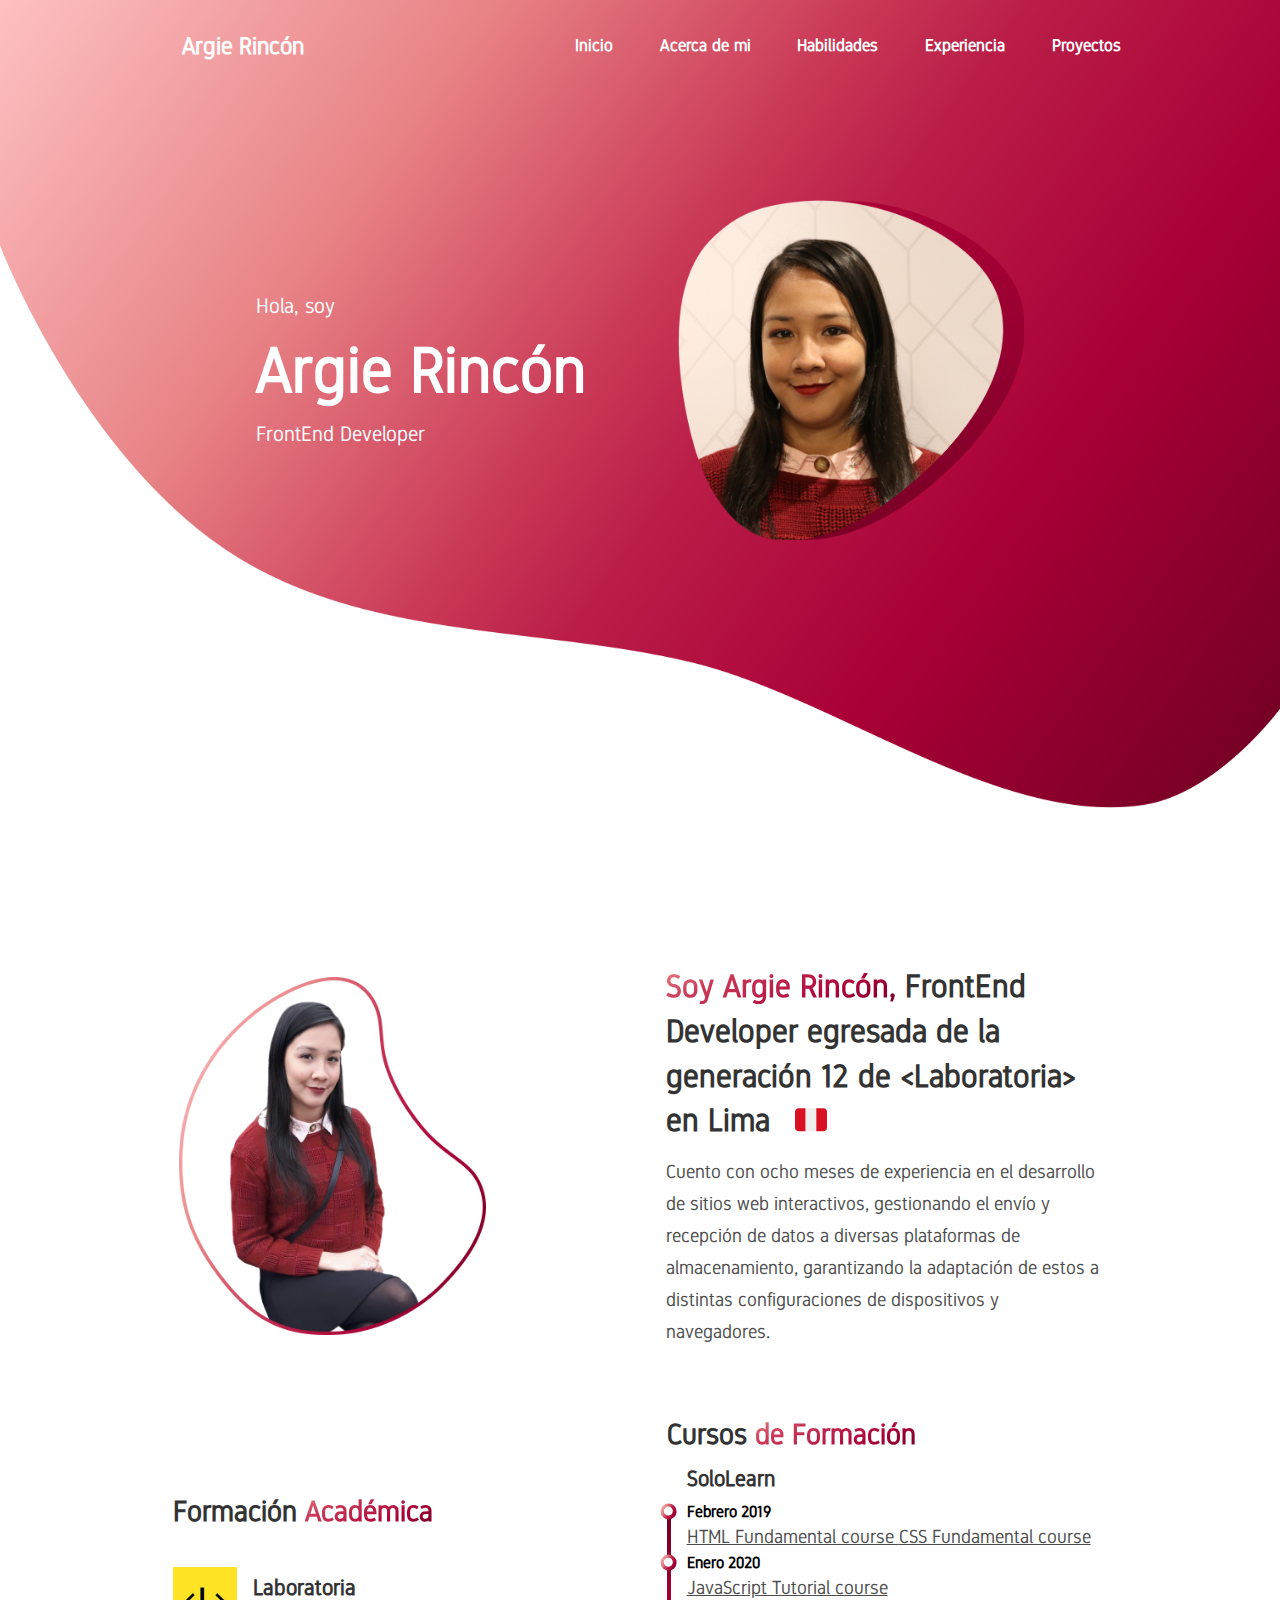
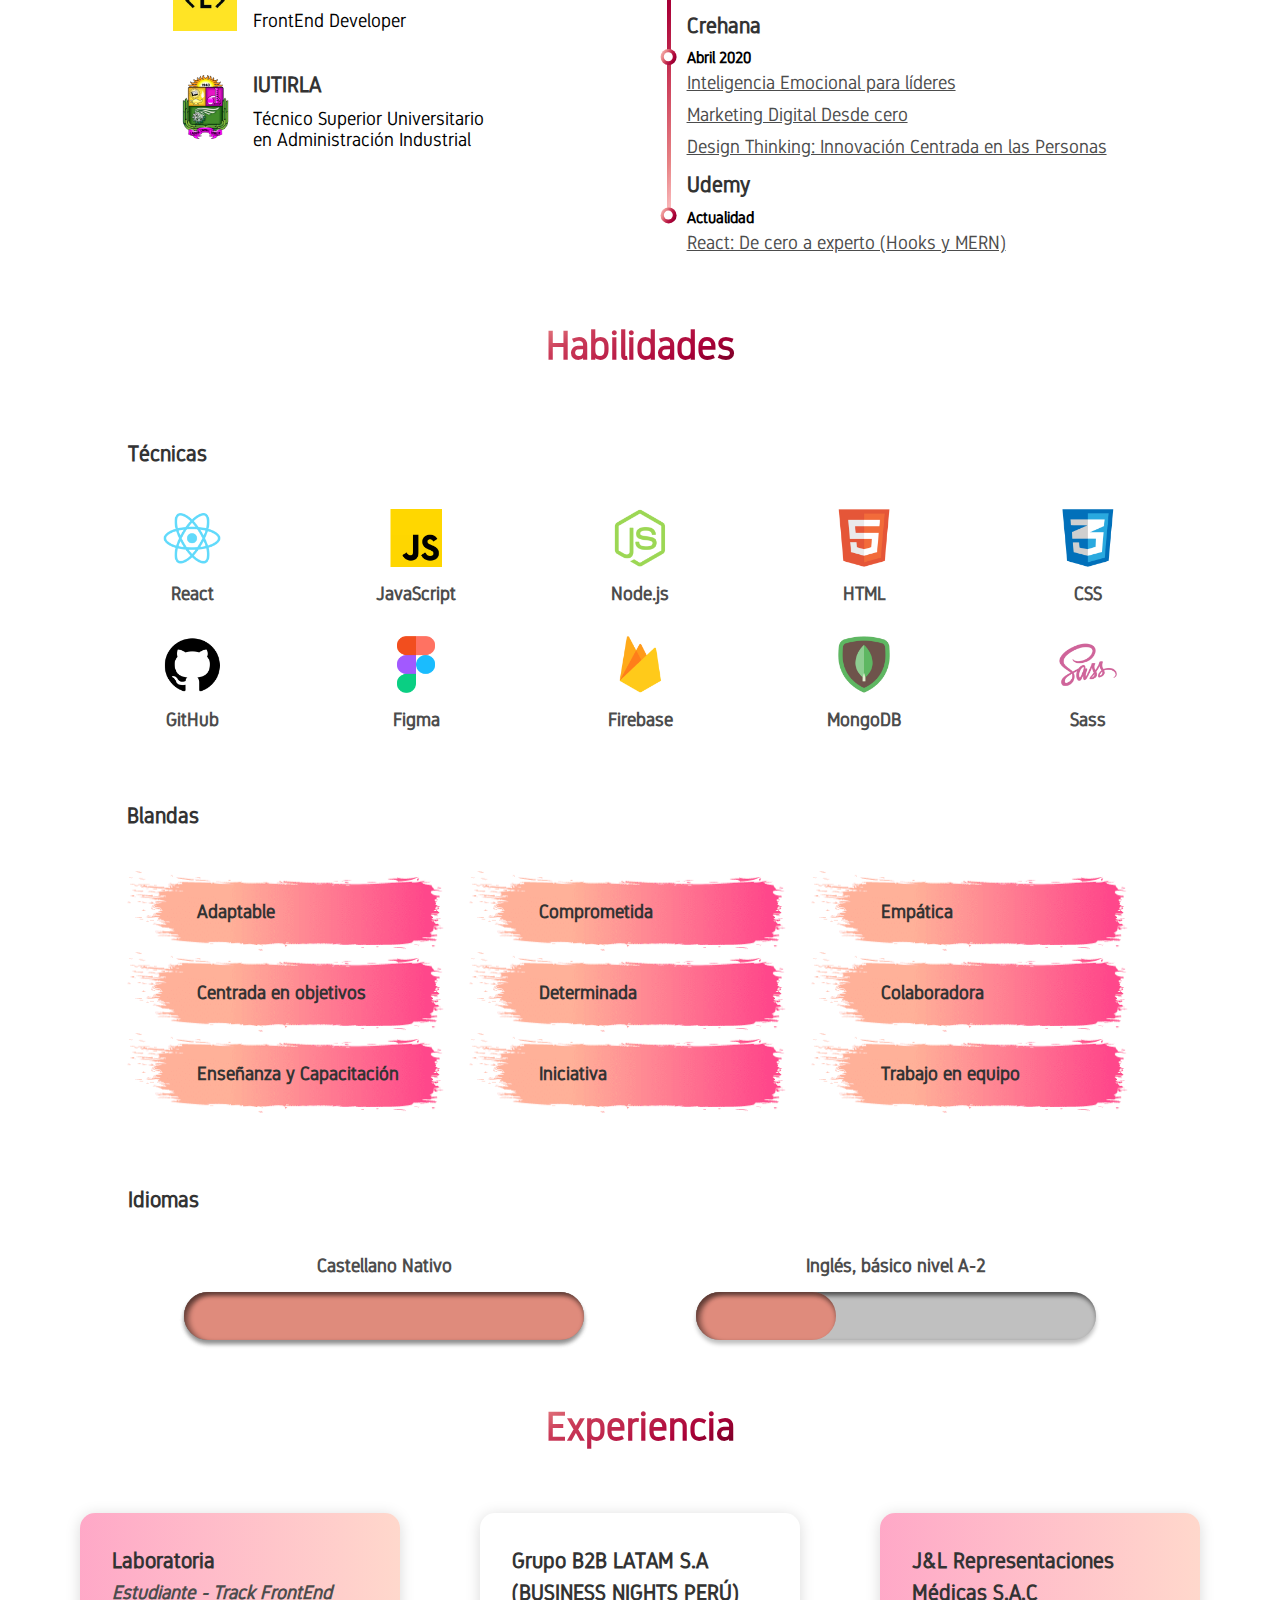
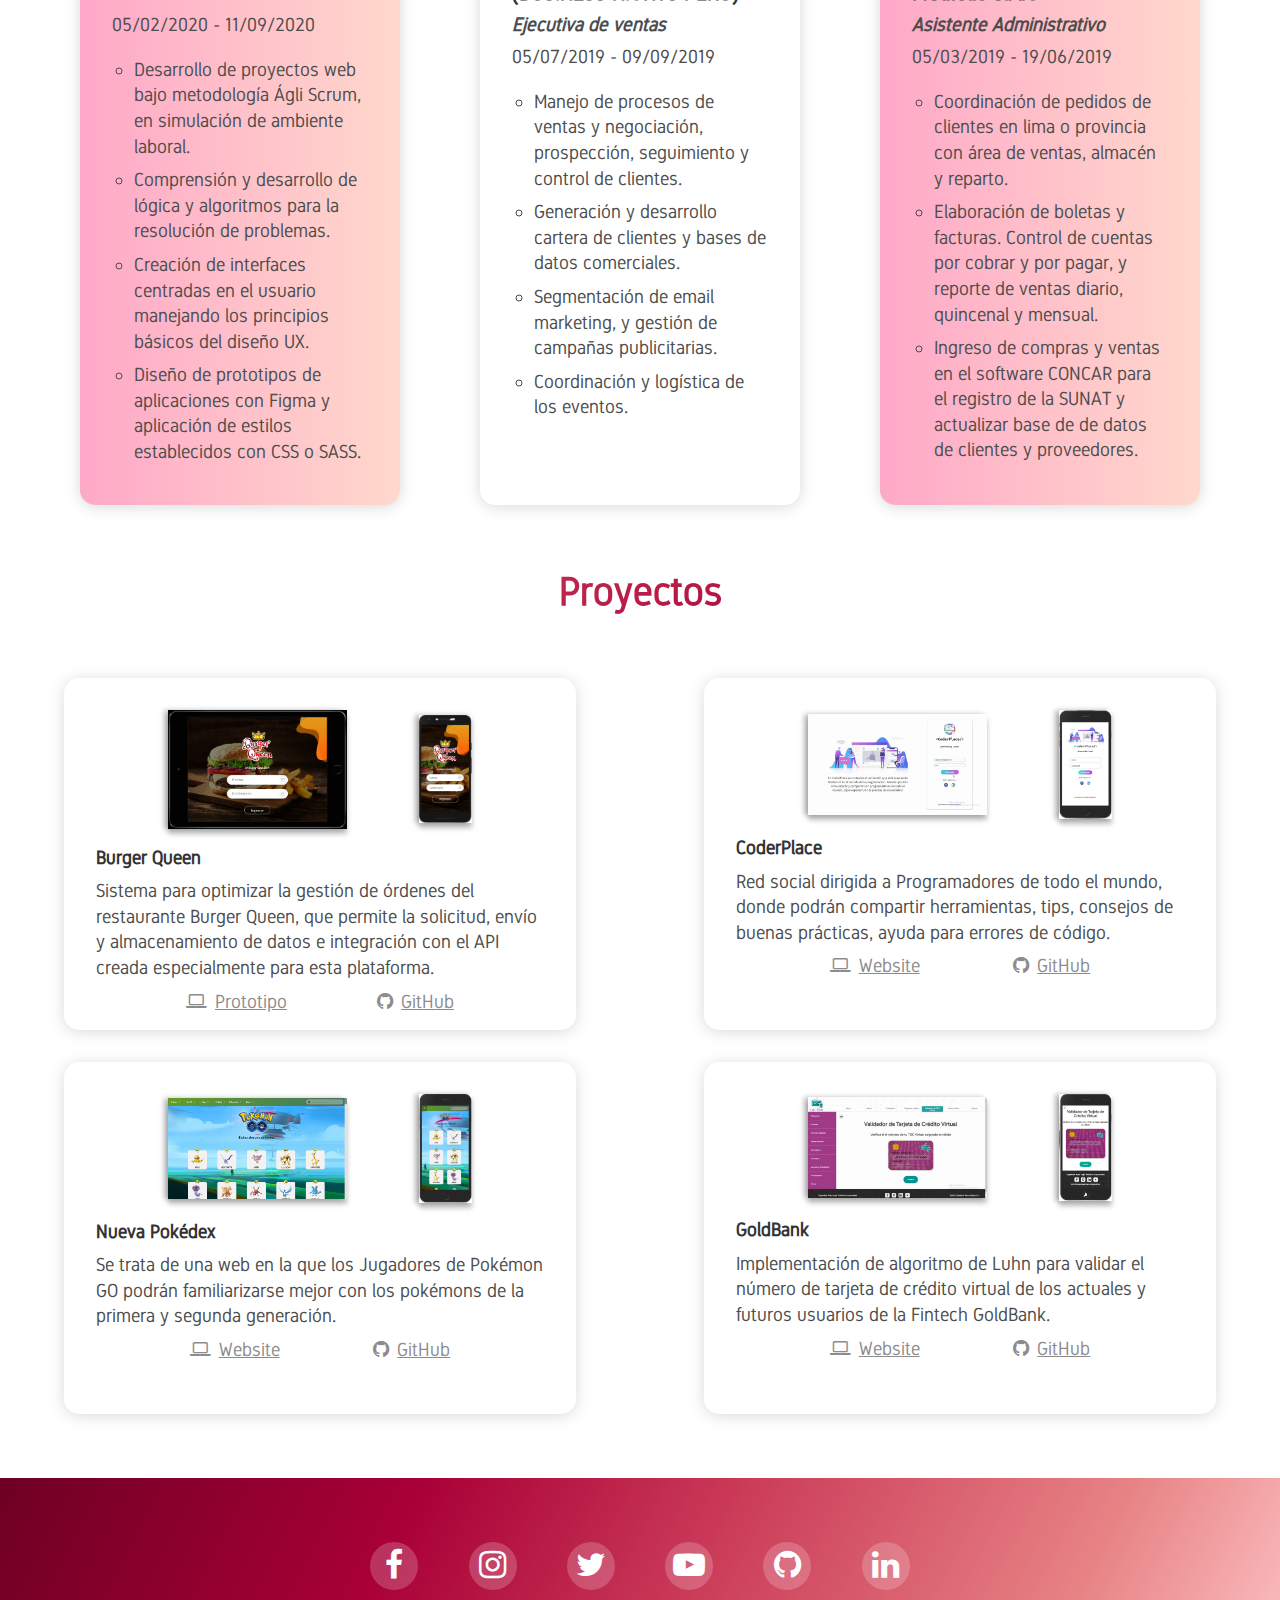
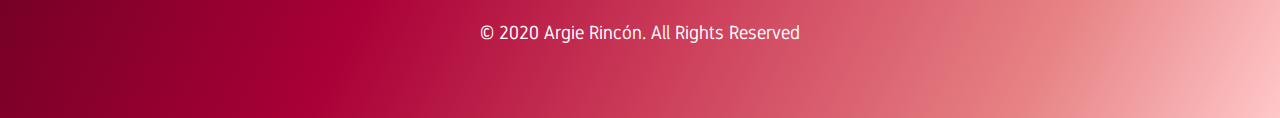
<file: index.html>
<!DOCTYPE html>
<html lang="es">

<head>
  <meta charset="UTF-8">
  <meta name="viewport" content="width=device-width, initial-scale=1.0">
  <title>CV Virtual Argie Rincón</title>
  <link rel="shortcut icon" href="./assets/img/favicon.png" type="image/x-icon">
  <link rel="stylesheet" href="https://cdnjs.cloudflare.com/ajax/libs/font-awesome/4.7.0/css/font-awesome.min.css">
  <link rel="stylesheet" href="style.css">
</head>

<body>
  <section class="home">
    <header>
      <nav>
        <p>Argie Rincón</p>
        <ul>
          <li><a href="#">Inicio</a></li>
          <li><a href="#about">Acerca de mi</a></li>
          <li><a href="#skills">Habilidades</a></li>
          <li><a href="#experience">Experiencia</a></li>
          <li><a href="#projects">Proyectos</a></li>
        </ul>
      </nav>
    </header>
    <section class="home__info">
      <div>
        <p>Hola, soy</p>
        <h1>Argie Rincón</h1>
        <p>FrontEnd Developer</p>
      </div>
      <img src="./assets/img/argie-rincon.png" alt="Argie Rincón">
    </section>
  </section>
  <section id="about" class="about">
    <div class="about__bio">
      <img src="./assets/img/argie.png" alt="Argie Rincón">
      <div>
        <h3><span class="text-gradient">Soy Argie Rincón, </span>FrontEnd Developer egresada de la generación 12 de
          &lt;Laboratoria&gt; en Lima
          <svg xmlns="http://www.w3.org/2000/svg" viewBox="0 0 36 36">
            <path fill="#D91023" d="M4 5C1.791 5 0 6.791 0 9v18c0 2.209 1.791 4 4 4h8V5H4z" />
            <path fill="#EEE" d="M12 5h12v26H12z" />
            <path fill="#D91023" d="M32 5h-8v26h8c2.209 0 4-1.791 4-4V9c0-2.209-1.791-4-4-4z" /></svg>
        </h3>
        <p>Cuento con ocho meses de experiencia en el desarrollo de sitios web interactivos, gestionando el envío y
          recepción de datos a diversas plataformas de almacenamiento, garantizando la adaptación de estos a distintas
          configuraciones de dispositivos y navegadores.
        </p>
      </div>
    </div>
    <div class="about__education">
      <div class="academic">
        <h2>Formación <span class="text-gradient">Académica</span></h2>
        <div class="flex-center">
          <img src="./assets/img/laboratoria-logo.png" alt="Logo Laboratoria">
          <div>
            <h3>Laboratoria</h3>
            <p>FrontEnd Developer</p>
          </div>
        </div>
        <div class="flex-center">
          <img src="./assets/img/iutirla-logo.png" alt="Logo IUTIRLA">
          <div>
            <h3>IUTIRLA</h3>
            <p>Técnico Superior Universitario en Administración Industrial</p>
          </div>
        </div>
      </div>
      <div class="courses">
        <h2>Cursos <span class="text-gradient">de Formación</span></h2>
        <div class="timeline-item febrero19">
          <div class="center"></div>
        </div>
        <div class="timeline-item enero20">
          <div class="center"></div>
        </div>
        <div class="timeline-item abril20">
          <div class="center"></div>
        </div>
        <div class="timeline-item actualidad">
          <div class="center"></div>
        </div>
        <div class="flex-center">
          <div class="timeline"></div>
          <div>
            <div>
              <h3>SoloLearn</h3>
              <div>
                <p class="date">Febrero 2019</p>
                <a href="https://www.sololearn.com/Certificate/1014-12597999/pdf/" target="__blank">
                  HTML Fundamental course
                </a>
                <a href="https://www.sololearn.com/Certificate/1023-12597999/pdf/" target="__blank">
                  CSS Fundamental course
                </a>
              </div>
              <div>
                <p class="date">Enero 2020</p>
                <a href="https://www.sololearn.com/Certificate/1024-12597999/pdf/" target="__blank">
                  JavaScript Tutorial course
                </a>
              </div>
            </div>
            <div>
              <h3>Crehana</h3>
              <div>
                <p class="date">Abril 2020</p>
                <a href="https://www.crehana.com/diplomas/c9229d19/" target="__blank">
                  Inteligencia Emocional para líderes
                </a>
                <p>
                  <a href="https://www.crehana.com/diplomas/b15bbb8c/" target="__blank">
                    Marketing Digital Desde cero
                  </a>
                </p>
                <a href="https://www.crehana.com/diplomas/10331745/" target="__blank">
                  Design Thinking: Innovación Centrada en las Personas
                </a>
              </div>
            </div>
            <div>
              <h3>Udemy</h3>
              <div>
                <p class="date">Actualidad</p>
                <a href="https://www.udemy.com/course/react-cero-experto/" target="__blank">
                  React: De cero a experto (Hooks y MERN)
                </a>
              </div>
            </div>
          </div>
        </div>
      </div>
    </div>
  </section>
  <section id="skills" class="skills flex-colum-center">
    <h2 class="text-gradient">Habilidades</h2>
    <div class="technicals">
      <h3>Técnicas</h3>
      <div>
        <div>
          <img src="./assets/img/react-logo.png" alt="Logo React">
          <p>React</p>
        </div>
        <div>
          <img src="./assets/img/js-logo.png" alt="Logo JavaScript">
          <p>JavaScript</p>
        </div>
        <div>
          <img src="./assets/img/nodejs-logo.png" alt="Logo Node.js">
          <p>Node.js</p>
        </div>
        <div>
          <img src="./assets/img/html-logo.png" alt="Logo HTML%">
          <p>HTML</p>
        </div>
        <div>
          <img src="./assets/img/css-logo.png" alt="Logo CSS3">
          <p>CSS</p>
        </div>
        <div>
          <img src="./assets/img/github-logo.png" alt="Logo GitHub">
          <p>GitHub</p>
        </div>
        <div>
          <img src="./assets/img/figma-logo.png" alt="Logo Figma">
          <p>Figma</p>
        </div>
        <div>
          <img src="./assets/img/firebase-logo.png" alt="Logo Firebase">
          <p>Firebase</p>
        </div>
        <div>
          <img src="./assets/img/mongodb-logo.png" alt="Logo MongoDB">
          <p>MongoDB</p>
        </div>
        <div>
          <img src="./assets/img/sass-logo.png" alt="Logo Sass">
          <p>Sass</p>
        </div>
      </div>
    </div>
    <div class="softs">
      <h3>Blandas</h3>
      <div>
        <p>Adaptable</p>
        <p>Comprometida</p>
        <p>Empática</p>
        <p>Centrada en objetivos</p>
        <p>Determinada</p>
        <p>Colaboradora</p>
        <p>Enseñanza y Capacitación</p>
        <p>Iniciativa</p>
        <p>Trabajo en equipo</p>
      </div>
    </div>
    <div class="languages">
      <h3>Idiomas</h3>
      <div>
        <div>
          <p>Castellano Nativo</p>
          <div class="progress-bar">
            <div class="progress progress-100"></div>
          </div>
        </div>
        <div>
          <p>Inglés, básico nivel A-2</p>
          <div class="progress-bar">
            <div class="progress progress-35"></div>
          </div>
        </div>
      </div>
    </div>
  </section>
  <section id="experience" class="experience flex-colum-center">
    <h2 class="text-gradient">Experiencia</h2>
    <div>
      <div class="experience-card emphasis-card">
        <div>
          <h3>Laboratoria</h3>
          <p class="bold-italic">Estudiante - Track FrontEnd</p>
          <p> 05/02/2020 - 11/09/2020</p>
        </div>
        <ul>
          <li>Desarrollo de proyectos web bajo metodología Ágli Scrum, en <span>simulación de ambiente laboral</span>.
          </li>
          <li>Comprensión y desarrollo de lógica y algoritmos para la resolución de problemas.</li>
          <li>Creación de interfaces centradas en el usuario manejando los principios básicos del diseño UX.</li>
          <li>Diseño de prototipos de aplicaciones con Figma y aplicación de estilos establecidos con CSS o SASS.</li>
        </ul>
      </div>
      <div class="experience-card">
        <div>
          <h3>Grupo B2B LATAM S.A (BUSINESS NIGHTS PERÚ)</h3>
          <p class="bold-italic">Ejecutiva de ventas</p>
          <p>05/07/2019 - 09/09/2019</p>
        </div>
        <ul>
          <li>Manejo de procesos de ventas y negociación, prospección, seguimiento y control de clientes.</li>
          <li>Generación y desarrollo cartera de clientes y bases de datos comerciales.</li>
          <li>Segmentación de email marketing, y gestión de campañas publicitarias.</li>
          <li>Coordinación y logística de los eventos.</li>
        </ul>
      </div>
      <div class="experience-card emphasis-card">
        <div>
          <h3>J&L Representaciones Médicas S.A.C</h3>
          <p class="bold-italic">Asistente Administrativo</p>
          <p>05/03/2019 - 19/06/2019</p>
        </div>
        <ul>
          <li>Coordinación de pedidos de clientes en lima o provincia con área de ventas, almacén y reparto.
          </li>
          <li>Elaboración de boletas y facturas. Control de cuentas por cobrar y por pagar, y reporte de
            ventas diario, quincenal y mensual.</li>
          <li>Ingreso de compras y ventas en el software CONCAR para el registro de la SUNAT y actualizar base de de
            datos de clientes y proveedores.</li>
        </ul>
      </div>
    </div>
  </section>
  <section id="projects" class="projects">
    <h2 class="text-gradient flex-colum-center">Proyectos</h2>
    <div>
      <div class="projects-card">
        <div class="flex-center">
          <img class="img-desktop" src="./assets/img/burger-queen-desktop.png" alt="Burger Queen Desktop">
          <img class="img-mobile" src="./assets/img/burger-queen-mobile.png" alt="Burger Queen Mobile">
        </div>
        <h4>Burger Queen</h4>
        <p>Sistema para optimizar la gestión de órdenes del restaurante Burger Queen, que permite la solicitud, envío y
          almacenamiento de datos e integración con el API creada especialmente para esta plataforma.</p>
        <div class="flex-center">
          <a href="https://www.figma.com/proto/LDBAxVtXjNQb5RgMYLuRfn/BURGER-QUEEN?node-id=274%3A856&scaling=scale-down"
            target="__blank"><i class="fa fa-laptop"></i>Prototipo</a>
          <a href="https://github.com/argierincon/LIM012-fe-burger-queen-api-client" target="__blank"><i
              class="fa fa-github"></i>GitHub</a>
        </div>
      </div>
      <div class="projects-card">
        <div class="flex-center">
          <img class="img-desktop" src="./assets/img/coderplace.gif" alt="CoderPlace gif">
          <img class="img-mobile" src="./assets/img/coderplace-mobile.png" alt="CoderPlace Mobile">
        </div>
        <h4>CoderPlace</h4>
        <p>Red social dirigida a Programadores de todo el mundo, donde podrán compartir herramientas, tips, consejos
          de buenas prácticas, ayuda para errores de código.</p>
        <div class="flex-center">
          <a href="https://argierincon.github.io/LIM012-fe-social-network/src/" target="__blank"><i
              class="fa fa-laptop"></i>Website</a>
          <a href="https://github.com/argierincon/LIM012-fe-social-network" target="__blank"><i
              class="fa fa-github"></i>GitHub</a>
        </div>
      </div>
      <div class="projects-card">
        <div class="flex-center">
          <img class="img-desktop" src="./assets/img/pokedex-dektop.png" alt="Pkédex Desktop">
          <img class="img-mobile" src="./assets/img/pokedex-mobile.png" alt="Pokédex Mobile">
        </div>
        <h4>Nueva Pokédex</h4>
        <p>Se trata de una web en la que los Jugadores de Pokémon GO podrán familiarizarse mejor con los pokémons de
          la primera y segunda generación.</p>
        <div class="flex-center">
          <a href="https://argierincon.github.io/Data-Lovers-version-2/src/" target="__blank"><i
              class="fa fa-laptop"></i>Website</a>
          <a href="https://github.com/argierincon/Data-Lovers-version-2" target="__blank"><i
              class="fa fa-github"></i>GitHub</a>
        </div>
      </div>
      <div class="projects-card">
        <div class="flex-center">
          <img class="img-desktop" src="./assets/img/goldbank.gif" alt="GoldBank gif">
          <img class="img-mobile" src="./assets/img/card-validation-mobile.png" alt="GoldBank Mobile">
        </div>
        <h4>GoldBank</h4>
        <p>Implementación de algoritmo de Luhn para validar el número de tarjeta de crédito virtual de los actuales y
          futuros usuarios de la Fintech GoldBank.</p>
        <div class="flex-center">
          <a href="https://argierincon.github.io/LIM012-card-validation/src/" target="__blank"><i
              class="fa fa-laptop"></i>Website</a>
          <a href="https://github.com/argierincon/LIM012-card-validation" target="__blank"><i
              class="fa fa-github"></i>GitHub</a>
        </div>
      </div>
    </div>

    </div>
  </section>
  <section class="contact"></section>
  <footer>
    <div>
      <p>
        <a href="https://web.facebook.com/argierincon" target="__blank">
          <i class="fa fa-facebook"></i>
        </a>
      </p>
      <p>
        <a href="https://www.instagram.com/argierincon/?hl=es-la" target="__blank">
          <i class="fa fa-instagram"></i>
        </a>
      </p>
      <p>
        <a href="https://twitter.com/argierincon" target="__blank">
          <i class="fa fa-twitter"></i>
        </a>
      </p>
      <p>
        <a href="https://www.youtube.com/channel/UCHaUDfM3H5rorVT-7mYALRw/featured" target="__blank">
          <i class="fa fa-youtube-play"></i>
        </a>
      </p>
      <p>
        <a href="https://github.com/argierincon" target="__blank">
          <i class="fa fa-github"></i>
        </a>
      </p>
      <p>
        <a href="https://www.linkedin.com/in/argierincon/" target="__blank">
          <i class="fa fa-linkedin"></i>
        </a>
      </p>
    </div>
    <p>&copy; 2020 Argie Rincón. All Rights Reserved</p>
  </footer>
</body>

</html>
</file>
<file: style.css>
* {
  border: 0;
  box-sizing: border-box;
  font-family: gidole;
  font-style: inherit;
  line-height: inherit;
  margin: 0;
  outline: 0;
  padding: 0;
  text-rendering: optimizeLegibility;
  text-size-adjust: none;
  vertical-align: baseline;
  -webkit-font-smoothing: antialiased;
}

@font-face {
  font-family: "gidole";
  src: url(./assets/fonts/Gidole-Regular.ttf);
}

:root {
  --line-height-p: 2rem;
  --line-height-headers: 2.8rem;
  --margin-section: 4rem;
  --text-dark: #333333;
  --text-gradient: -webkit-linear-gradient(
    116.82deg,
    #6e0023 0%,
    #a90037 27.08%,
    #ba1e48 50.52%,
    #cb3c59 77.08%,
    #e78385 100%
  );
  --text-grey: #4c4c4c;
  --text-light: #ffffff;
  --text-size-default: 1.2rem;
}

a:active,
a:link,
a:visited {
  color: var(--text-light);
  text-decoration: none;
}

.text-gradient {
  background: var(--text-gradient);
  -webkit-background-clip: text;
  -webkit-text-fill-color: transparent;
}

.bold-italic {
  font-weight: bold;
  font-style: italic;
}

.flex-center {
  align-items: center;
  display: flex;
}

.flex-colum-center {
  align-items: center;
  display: flex;
  flex-direction: column;
}

.home {
  background-image: url(./assets/img/shape.png);
  background-position: center center;
  background-size: 100% 1060px;
  height: 100vh;
}

section > h2 {
  font-size: 2.5rem;
}

header {
  color: var(--text-light);
  padding: 2.5% 0;
}

header > nav {
  align-items: center;
  display: flex;
  justify-content: space-around;
}

header > nav > p {
  cursor: pointer;
  font-size: 1.5rem;
  font-weight: bold;
  text-align: end;
  width: 15%;
}

header > nav > ul {
  display: flex;
  font-size: 1.05rem;
  font-weight: bold;
  justify-content: space-evenly;
  list-style: none;
  width: 50%;
}

.home__info {
  align-items: center;
  color: var(--text-light);
  display: flex;
  height: 62vh;
  justify-content: space-between;
  margin: auto;
  width: 60%;
}

.home__info > div {
  line-height: 4rem;
}

.home__info > div > p {
  font-size: 1.3rem;
}

.home__info > div > h1 {
  font-size: 4rem;
}

.home__info > img {
  width: 45%;
}

.about,
.skills,
.experience,
.projects {
  margin-top: var(--margin-section);
}

.about__bio {
  align-items: center;
  display: flex;
  justify-content: space-evenly;
}

.about__bio h3 {
  color: var(--text-dark);
  font-size: 2rem;
  line-height: var(--line-height-headers);
}

.about__bio p {
  color: var(--text-grey);
  font-size: var(--text-size-default);
  line-height: var(--line-height-p);
  margin-top: 0.8rem;
}

.about__bio svg {
  transform: translate(1rem, 0.3rem);
  width: 2rem;
}

.about__bio > div {
  width: 34%;
}

.about__bio > img {
  width: 24%;
}

.about__education {
  align-items: center;
  display: flex;
  font-size: var(--text-size-default);
  justify-content: space-evenly;
  margin-top: var(--margin-section);
}

.about__education h2,
.about__education h3,
.skills h3 {
  color: var(--text-dark);
  line-height: var(--line-height-headers);
}

.about__education a {
  color: var(--text-grey);
  line-height: var(--line-height-p);
  text-decoration: underline;
}

.about__education a:hover {
  transform: scale(0.9);
}

.academic {
  width: 20rem;
}

.academic > div {
  margin: 2rem 0;
}

.academic img {
  margin-right: 1rem;
  width: 20%;
}

.date {
  font-size: 1rem;
  font-weight: bold;
}

.timeline {
  background: linear-gradient(
    116.82deg,
    #6e0023 0%,
    #a90037 30.21%,
    #ba1e48 42.19%,
    #cb3c59 53.65%,
    #e78385 81.25%,
    #ffc7c9 100%
  );
  height: 18.8rem;
  margin-right: 1rem;
  transform: translateY(0.6rem);
  width: 0.23rem;
}

.timeline-item {
  background: linear-gradient(
    116.82deg,
    #ffc7c9 0%,
    #e78385 28.83%,
    #cb3c59 47.02%,
    #ba1e48 56.65%,
    #a90037 74.83%,
    #6e0023 100%
  );
  border-radius: 2rem;
  height: 1rem;
  position: absolute;
  width: 1rem;
  z-index: 1;
}

.timeline-item > div {
  background-color: #fff;
  border-radius: 1rem;
  height: 0.6rem;
  width: 0.6rem;
}

.center {
  transform: translate(0.2rem, 0.2rem);
}

.febrero19 {
  transform: translate(-0.4rem, 2.9rem);
}

.enero20 {
  transform: translate(-0.4rem, 6.1rem);
}

.abril20 {
  transform: translate(-0.4rem, 12rem);
}

.actualidad {
  transform: translate(-0.4rem, 21.9rem);
}

.skills > div {
  margin-top: var(--margin-section);
}

.skills h3 {
  margin-bottom: 2rem;
}

.skills img {
  width: 30%;
}

.skills,
.experience,
.projects {
  font-size: var(--text-size-default);
}

.skills p,
.skills ul,
.experience p,
.experience ul {
  color: var(--text-grey);
}

.technicals h3 {
  padding-left: 2rem;
}

.technicals p {
  font-weight: bold;
  margin-top: 1rem;
}

.technicals > div {
  display: grid;
  grid-gap: 2rem 2rem;
  grid-template-columns: repeat(5, 1fr);
}

.technicals > div > div {
  align-items: center;
  display: flex;
  flex-direction: column;
  width: 12rem;
}

.softs > div {
  display: grid;
  grid-template-columns: repeat(3, 1fr);
}

.softs p {
  background-image: url(./assets/img/test.png);
  background-repeat: no-repeat;
  background-size: 20rem;
  color: var(--text-dark);
  font-weight: bold;
  padding: 30px 70px;
  text-align: left;
}

.languages p {
  font-weight: 600;
  margin-bottom: 1rem;
  text-align: center;
}

.languages > div {
  display: flex;
}

.languages > div > div {
  margin: 0 3.5rem;
}

.progress-bar {
  background-color: #c0c0c0;
  border-radius: 3rem;
  box-shadow: 0px 4px 4px rgba(0, 0, 0, 0.25),
    inset 0px 3px 4px rgba(0, 0, 0, 0.25), inset 6px 2px 4px rgba(0, 0, 0, 0.25),
    inset 2px 4px 4px rgba(0, 0, 0, 0.28);
  height: 3rem;
  width: 25rem;
}

.progress {
  background-color: #df8b7c;
  border-radius: 3rem;
  height: 3rem;
}

.progress-100 {
  box-shadow: 0px 4px 4px rgba(0, 0, 0, 0.25),
    inset 0px 3px 4px rgba(0, 0, 0, 0.25), inset 6px 2px 4px rgba(0, 0, 0, 0.25),
    inset 2px 4px 4px rgba(0, 0, 0, 0.28);
  width: 100%;
}

.progress-35 {
  box-shadow: inset 0px 3px 4px rgba(0, 0, 0, 0.25),
    inset 6px 2px 4px rgba(0, 0, 0, 0.25), inset 2px 4px 4px rgba(0, 0, 0, 0.28);
  width: 35%;
}

.experience > div {
  display: flex;
  justify-content: space-evenly;
  margin-top: var(--margin-section);
}

.experience h3 {
  color: var(--text-dark);
}

.experience-card {
  border-radius: 15px;
  box-shadow: 0px 2px 15px rgba(0, 0, 0, 0.15);
  line-height: 1.6rem;
  padding: 2rem;
  width: 25%;
}

.experience-card > div {
  line-height: 2rem;
}

.experience-card > ul {
  list-style-type: circle;
  margin-top: 1rem;
  padding-left: 1.4rem;
}

.experience-card > ul > li {
  margin-bottom: 0.5rem;
}

.emphasis-card {
  background: linear-gradient(
    90deg,
    rgba(254, 82, 144, 0.5) 0%,
    rgba(255, 177, 153, 0.5) 100%
  );
}

.projects {
  color: var(--text-grey);
}

.projects img {
  box-shadow: -4px 0px 5px rgba(0, 0, 0, 0.25), 0px 5px 5px rgba(0, 0, 0, 0.25);
}

.projects h4 {
  color: var(--text-dark);
}

.projects h4,
.projects p {
  margin: 0.5rem 0;
}

.projects a {
  color: var(--text-grey);
  text-decoration: underline;
}

.projects > div {
  display: grid;
  grid-gap: 2rem 0;
  grid-template-columns: repeat(2, 1fr);
  margin: 4rem 0;
}

.projects-card {
  border-radius: 15px;
  box-shadow: 0px 2px 15px rgba(0, 0, 0, 0.15);
  height: 22rem;
  line-height: 1.6rem;
  margin: auto;
  padding: 2rem;
  width: 80%;
}

.projects-card i {
  margin-right: 0.5rem;
}

.projects-card > div {
  justify-content: space-evenly;
  margin-bottom: 1rem;
}

.projects-card > div > a {
  color: #8c8c8c;
}

.img-desktop {
  width: 40%;
}

.img-mobile {
  width: 12%;
}

footer {
  align-items: center;
  background: linear-gradient(
    116.82deg,
    #6e0023 0%,
    #a90037 30.21%,
    #ba1e48 42.19%,
    #cb3c59 53.65%,
    #e78385 81.25%,
    #ffc7c9 100%
  );
  color: var(--text-light);
  display: flex;
  flex-direction: column;
  height: 15rem;
}

footer > div {
  display: flex;
  font-size: 2rem;
  justify-content: space-evenly;
  margin: 0 auto;
  padding-top: 4rem;
  width: 50%;
}

footer > div > p {
  background: rgba(255, 255, 255, 0.2);
  border-radius: 3rem;
  height: 3rem;
  padding-top: 0.35rem;
  text-align: center;
  width: 3rem;
}

footer > p {
  font-size: var(--text-size-default);
  margin-top: 2rem;
}

footer > div > p:hover {
  background-color: #e78385;
  transform: scale(0.9);
}

footer > div > p > a :hover {
  background: var(--text-gradient);
  -webkit-background-clip: text;
  -webkit-text-fill-color: transparent;
}

@media (max-width: 768px) {
  header > nav > p {
    width: 20%;
    font-size: 1.3rem;
  }

  header > nav > ul {
    width: 60%;
    font-size: 0.9rem;
  }

  .home {
    background-size: 100% 100%;
  }

  .home__info {
    width: 70%;
    height: 56vh;
  }

  .home__info > div {
    line-height: 2rem;
    margin-left: 2rem;
  }

  .home__info > img {
    width: 50%;
  }

  .home__info > div > h1 {
    font-size: 2.5rem;
    width: 60%;
    line-height: 2.5rem;
  }

  .home__info > div > p {
    font-size: 1.2rem;
  }

  .about {
    margin-top: 0;
  }

  .about__bio > img {
    width: 34%;
  }

  .about__education {
    flex-direction: column;
  }

  .courses {
    margin-top: 2rem;
  }

  .technicals > div {
    grid-template-columns: repeat(3, 1fr);
  }

  .softs h3 {
    margin-left: 8.5%;
  }

  .softs > div {
    grid-template-columns: repeat(2, 1fr);
  }

  .languages {
    width: 74%;
  }

  .languages > div {
    flex-direction: column;
  }

  .languages > div > div {
    margin: 2rem auto;
  }

  .experience > div {
    flex-direction: column;
    align-items: center;
  }

  .experience-card {
    width: 60%;
    margin: 2rem;
  }

  .projects-card {
    height: 25rem;
  }
}

@media (max-width: 425px) {
  header > nav {
    display: none;
  }

  .home__info {
    flex-direction: column;
  }

  .home__info > div {
    width: 90%;
    line-height: 2.5rem;
    margin: 1rem 3rem 0 0;
  }

  .home__info > div > h1 {
    width: 100%;
  }

  .home__info > img {
    width: 65%;
    margin-left: 9.5rem;
  }

  .about__bio {
    flex-direction: column;
  }

  .about__bio h3 {
    font-size: 1.5rem;
    line-height: 1.9rem;
  }

  .about__bio svg {
    transform: translate(0.4rem, 0.3rem);
    width: 1.3rem;
  }

  .about__bio > div {
    width: 80%;
  }

  .about__bio > img {
    width: 70%;
    transform: translatey(-2rem);
  }

  .about__education {
    margin-top: 1rem;
  }

  .courses {
    margin: 0 2.5rem;
  }

  .timeline {
    height: 23rem;
    transform: translateY(-1.4rem);
  }

  .enero20 {
    transform: translate(-0.4rem, 8.1rem);
  }

  .abril20 {
    transform: translate(-0.4rem, 14rem);
  }

  .actualidad {
    transform: translate(-0.4rem, 25.9rem);
  }

  .technicals > div {
    grid-gap: 2rem 0rem;
    grid-template-columns: repeat(2, 1fr);
  }

  .technicals > div > div {
    width: 10rem;
  }

  .skills h3 {
    margin-bottom: 0;
  }

  .softs > div {
    display: flex;
    flex-direction: column;
  }

  .languages > div > div {
    margin: 2rem 0;
  }

  .progress-bar {
    width: 100%;
  }

  .languages > div > div:nth-child(1) {
    margin-top: 1rem;
  }

  .experience {
    margin-top: 1rem;
  }

  .experience > div {
    margin-top: 3rem;
  }

  .experience-card {
    width: 80%;
    margin-top: 0;
    height: 25rem;
    overflow: scroll;
  }

  .projects > div {
    display: flex;
    flex-direction: column;
  }

  footer p {
    width: 50%;
    text-align: center;
  }

  footer > div {
    display: grid;
    grid-template-columns: repeat(3, 1fr);
    grid-gap: 1rem;
    padding-top: 2rem;
  }

  footer > p {
    font-size: 1rem;
  }
}
</file>
